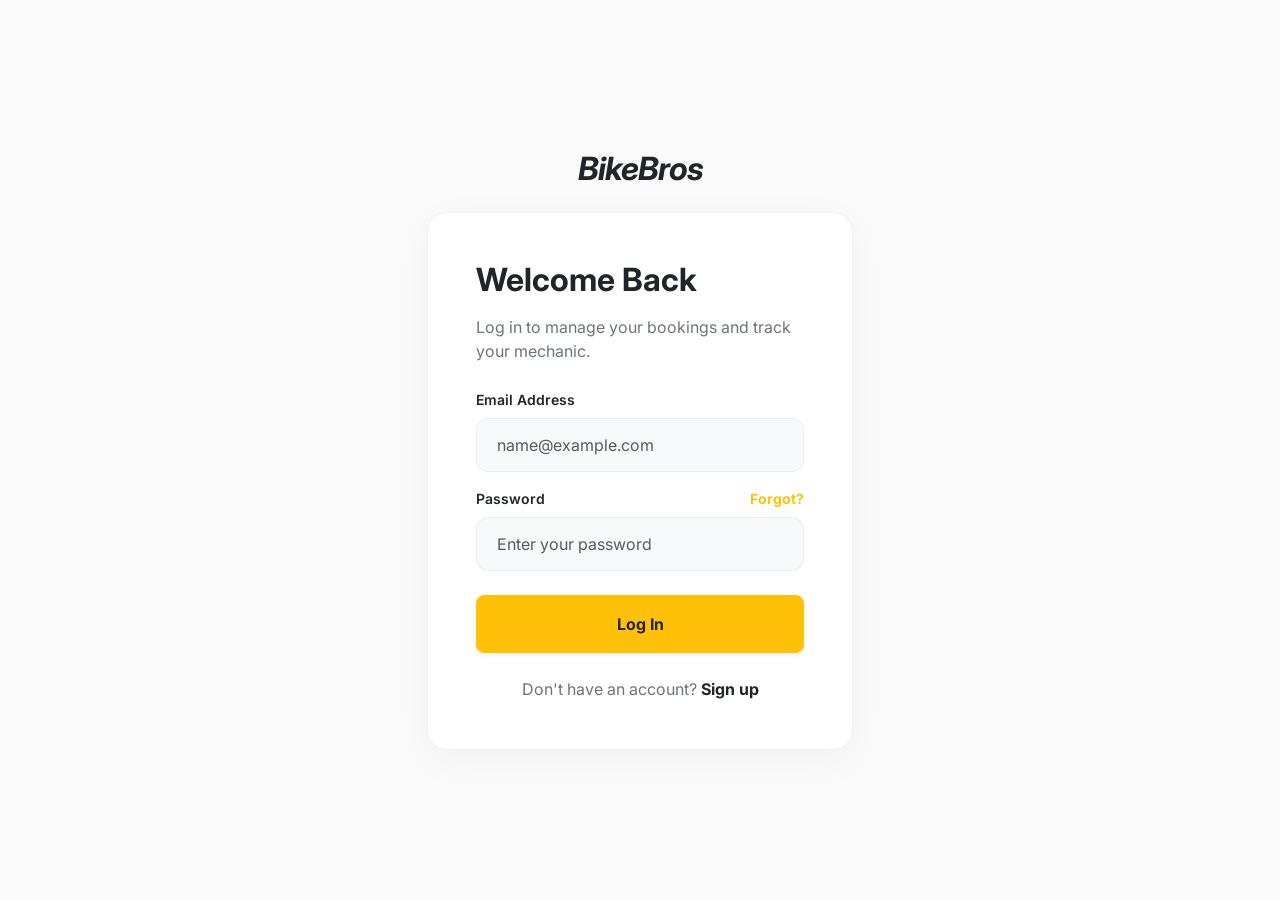
<file: login.html>
<!DOCTYPE html>
<html lang="en">

<head>
    <meta charset="UTF-8">
    <meta name="viewport" content="width=device-width, initial-scale=1.0">
    <title>BikeBros - Log In</title>
    <!-- Google Fonts: Inter -->
    <link rel="preconnect" href="https://fonts.googleapis.com">
    <link rel="preconnect" href="https://fonts.gstatic.com" crossorigin>
    <link href="https://fonts.googleapis.com/css2?family=Inter:wght@400;500;600;700;800&display=swap" rel="stylesheet">
    <!-- Bootstrap 5 CSS -->
    <link href="https://cdn.jsdelivr.net/npm/bootstrap@5.3.0/dist/css/bootstrap.min.css" rel="stylesheet">
    <!-- Bootstrap Icons -->
    <link href="https://cdn.jsdelivr.net/npm/bootstrap-icons@1.10.5/font/bootstrap-icons.css" rel="stylesheet">
    <style>
        body {
            font-family: 'Inter', sans-serif;
            background-color: #fafafb;
        }

        .auth-card {
            border-radius: 20px;
            box-shadow: 0 10px 40px rgba(0, 0, 0, 0.04);
            border: 1px solid #f0f0f0;
        }

        .form-control {
            padding: 14px 20px;
            border-radius: 12px;
            border: 1px solid #e9ecef;
            background-color: #f8f9fa;
        }

        .form-control:focus {
            box-shadow: 0 0 0 4px rgba(255, 193, 7, 0.15);
            border-color: #ffc107;
            background-color: #fff;
        }
    </style>
</head>

<body class="d-flex align-items-center justify-content-center min-vh-100 p-3">
    <div class="container" style="max-width: 450px;">
        <div class="text-center mb-4">
            <a href="index.html" class="text-decoration-none">
                <h1 class="fw-bold fs-2 fst-italic text-dark mb-0" style="letter-spacing:-1px;">BikeBros</h1>
            </a>
        </div>

        <div class="card auth-card bg-white p-4 p-md-5">
            <h2 class="fw-bold mb-3">Welcome Back</h2>
            <p class="text-secondary mb-4">Log in to manage your bookings and track your mechanic.</p>

            <form>
                <div class="mb-3">
                    <label class="form-label fw-semibold text-dark small">Email Address</label>
                    <input type="email" class="form-control" placeholder="name@example.com" required>
                </div>
                <div class="mb-4">
                    <div class="d-flex justify-content-between align-items-center">
                        <label class="form-label fw-semibold text-dark small mb-0">Password</label>
                        <a href="#" class="text-warning text-decoration-none small fw-bold">Forgot?</a>
                    </div>
                    <input type="password" class="form-control mt-2" placeholder="Enter your password" required>
                </div>
                <button type="submit" class="btn btn-warning w-100 py-3 fw-bold rounded-3 text-dark mb-4 shadow-sm">Log
                    In</button>
            </form>

            <div class="text-center">
                <span class="text-secondary">Don't have an account?</span>
                <a href="signup.html" class="text-dark fw-bold text-decoration-none">Sign up</a>
            </div>
        </div>
    </div>
</body>

</html>
</file>
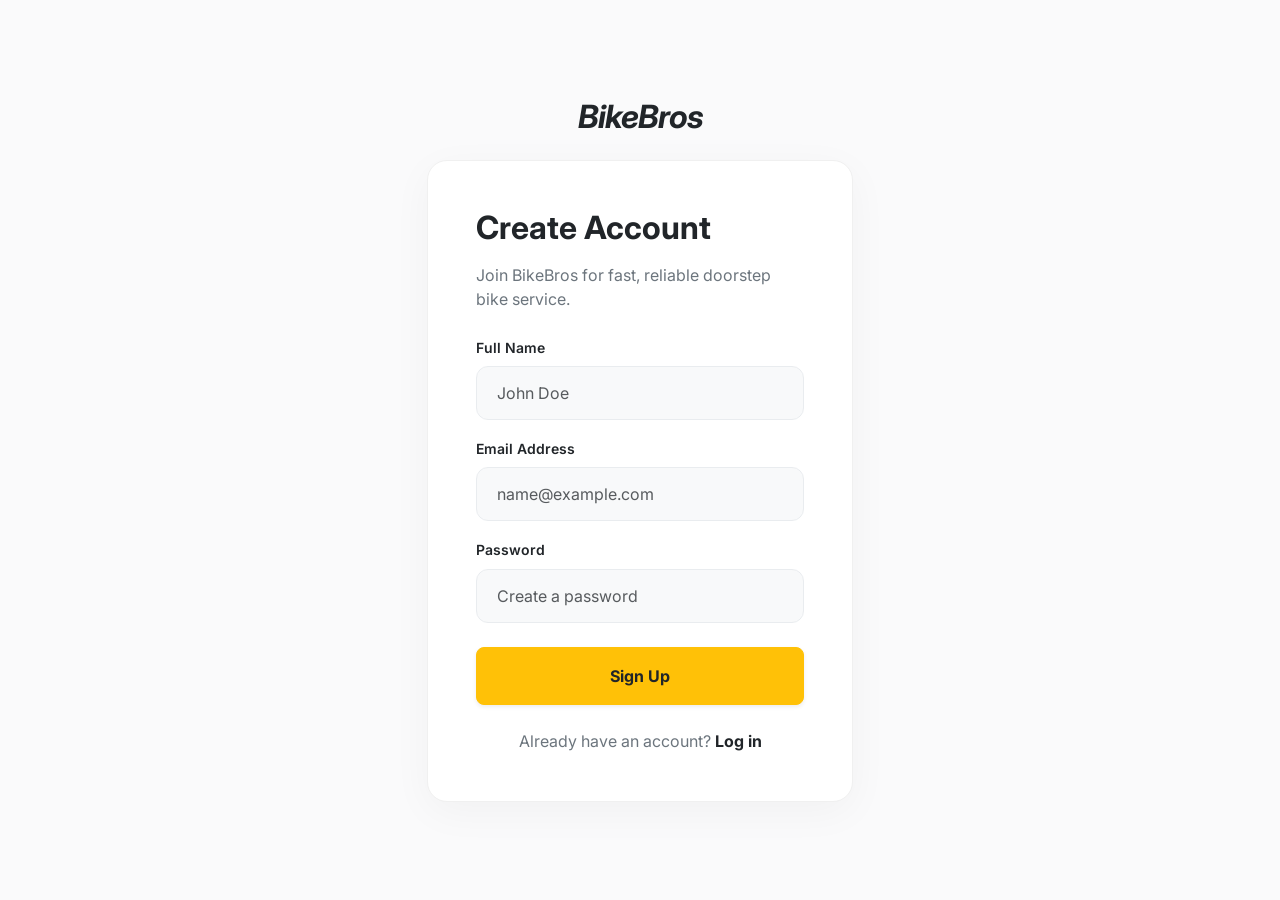
<file: signup.html>
<!DOCTYPE html>
<html lang="en">

<head>
    <meta charset="UTF-8">
    <meta name="viewport" content="width=device-width, initial-scale=1.0">
    <title>BikeBros - Sign Up</title>
    <!-- Google Fonts: Inter -->
    <link rel="preconnect" href="https://fonts.googleapis.com">
    <link rel="preconnect" href="https://fonts.gstatic.com" crossorigin>
    <link href="https://fonts.googleapis.com/css2?family=Inter:wght@400;500;600;700;800&display=swap" rel="stylesheet">
    <!-- Bootstrap 5 CSS -->
    <link href="https://cdn.jsdelivr.net/npm/bootstrap@5.3.0/dist/css/bootstrap.min.css" rel="stylesheet">
    <!-- Bootstrap Icons -->
    <link href="https://cdn.jsdelivr.net/npm/bootstrap-icons@1.10.5/font/bootstrap-icons.css" rel="stylesheet">
    <style>
        body {
            font-family: 'Inter', sans-serif;
            background-color: #fafafb;
        }

        .auth-card {
            border-radius: 20px;
            box-shadow: 0 10px 40px rgba(0, 0, 0, 0.04);
            border: 1px solid #f0f0f0;
        }

        .form-control {
            padding: 14px 20px;
            border-radius: 12px;
            border: 1px solid #e9ecef;
            background-color: #f8f9fa;
        }

        .form-control:focus {
            box-shadow: 0 0 0 4px rgba(255, 193, 7, 0.15);
            border-color: #ffc107;
            background-color: #fff;
        }
    </style>
</head>

<body class="d-flex align-items-center justify-content-center min-vh-100 p-3">
    <div class="container" style="max-width: 450px;">
        <div class="text-center mb-4">
            <a href="index.html" class="text-decoration-none">
                <h1 class="fw-bold fs-2 fst-italic text-dark mb-0" style="letter-spacing:-1px;">BikeBros</h1>
            </a>
        </div>

        <div class="card auth-card bg-white p-4 p-md-5">
            <h2 class="fw-bold mb-3">Create Account</h2>
            <p class="text-secondary mb-4">Join BikeBros for fast, reliable doorstep bike service.</p>

            <form>
                <div class="mb-3">
                    <label class="form-label fw-semibold text-dark small">Full Name</label>
                    <input type="text" class="form-control" placeholder="John Doe" required>
                </div>
                <div class="mb-3">
                    <label class="form-label fw-semibold text-dark small">Email Address</label>
                    <input type="email" class="form-control" placeholder="name@example.com" required>
                </div>
                <div class="mb-4">
                    <label class="form-label fw-semibold text-dark small mb-0">Password</label>
                    <input type="password" class="form-control mt-2" placeholder="Create a password" required>
                </div>
                <button type="submit" class="btn btn-warning w-100 py-3 fw-bold rounded-3 text-dark mb-4 shadow-sm">Sign
                    Up</button>
            </form>

            <div class="text-center">
                <span class="text-secondary">Already have an account?</span>
                <a href="login.html" class="text-dark fw-bold text-decoration-none">Log in</a>
            </div>
        </div>
    </div>
</body>

</html>
</file>
